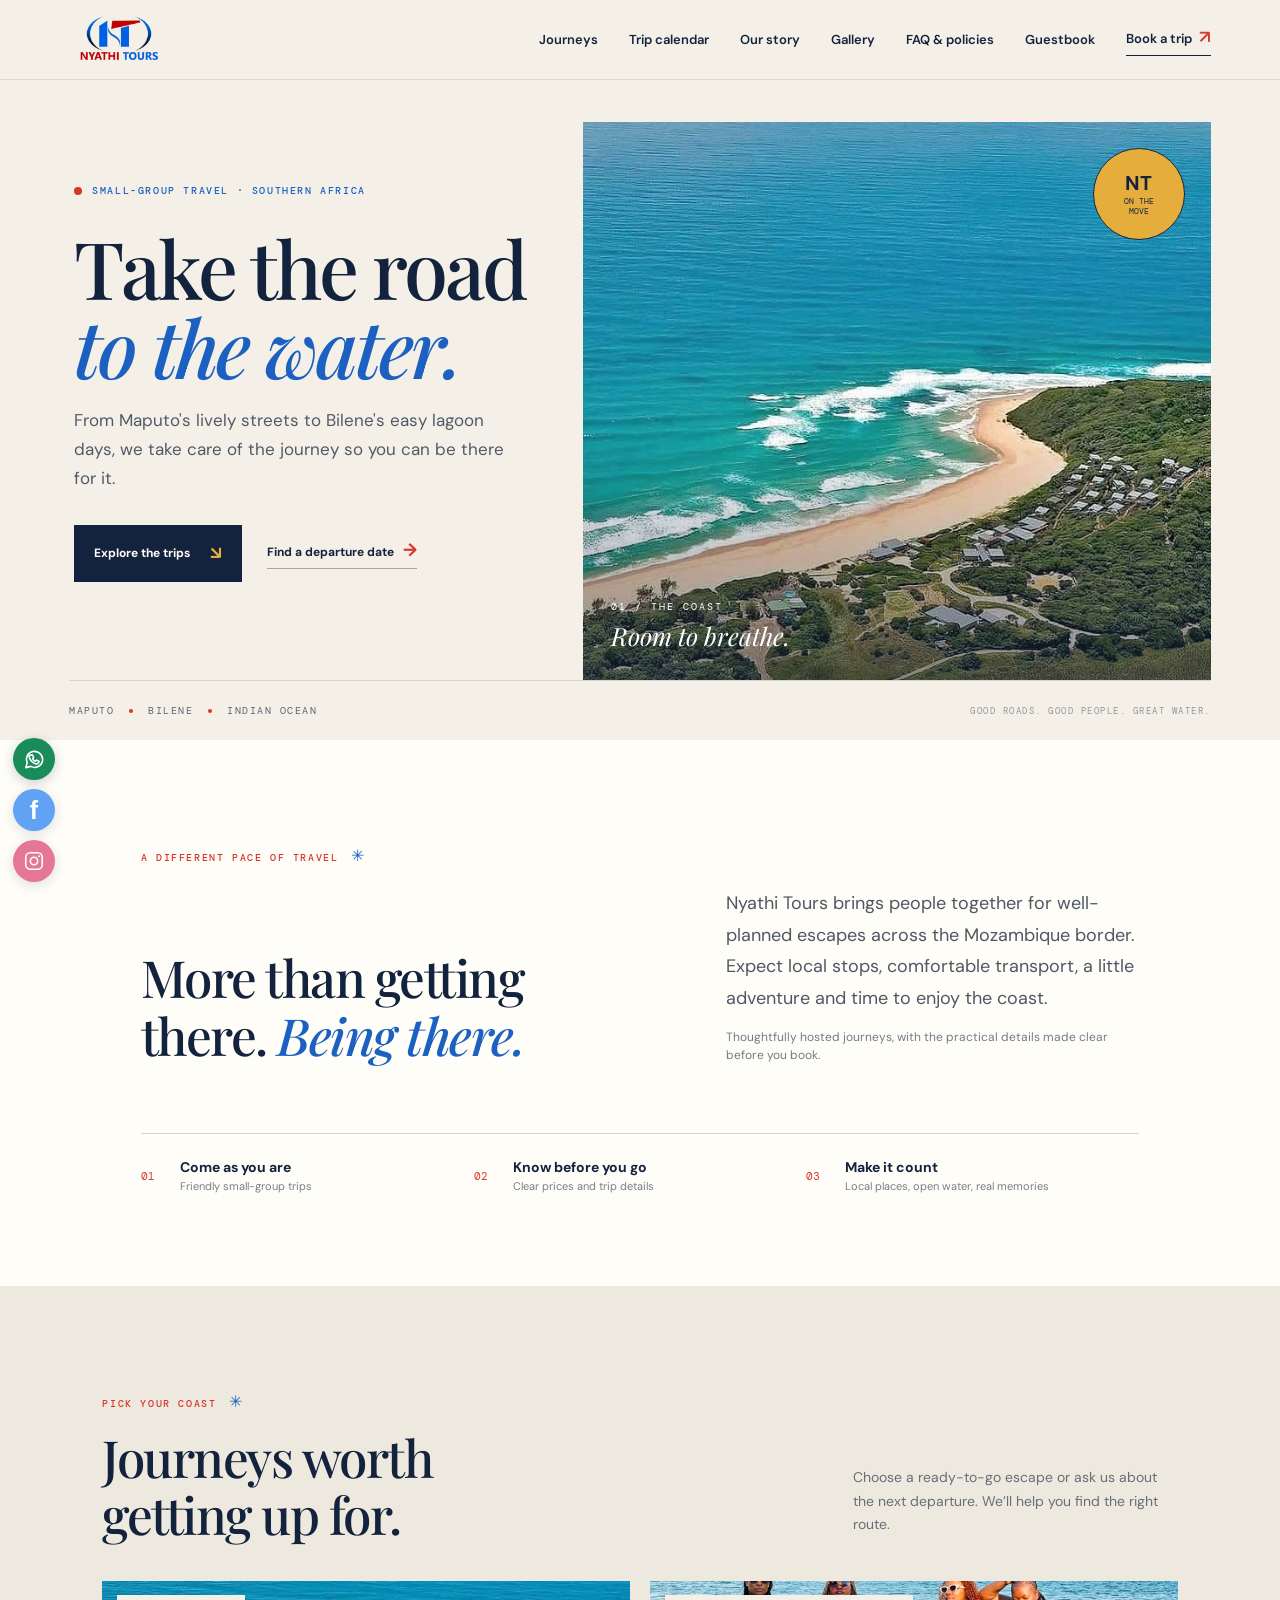
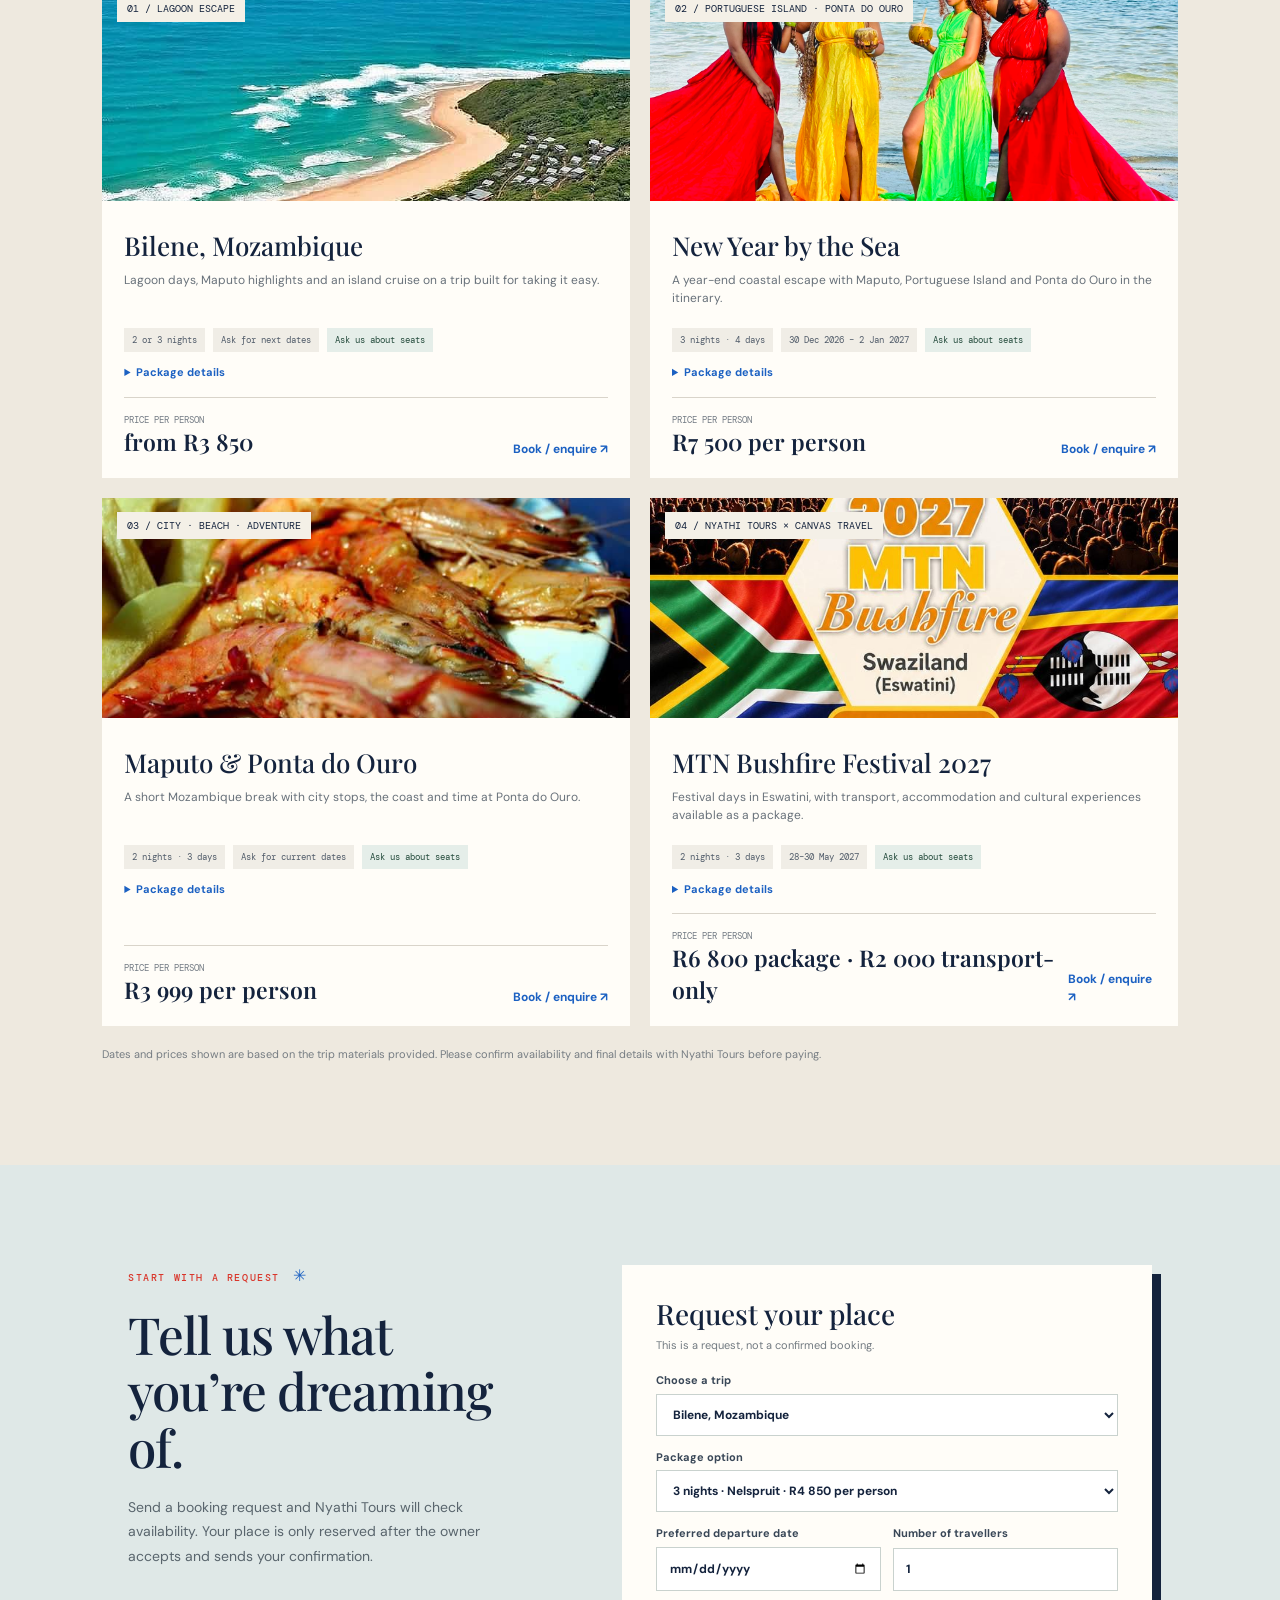
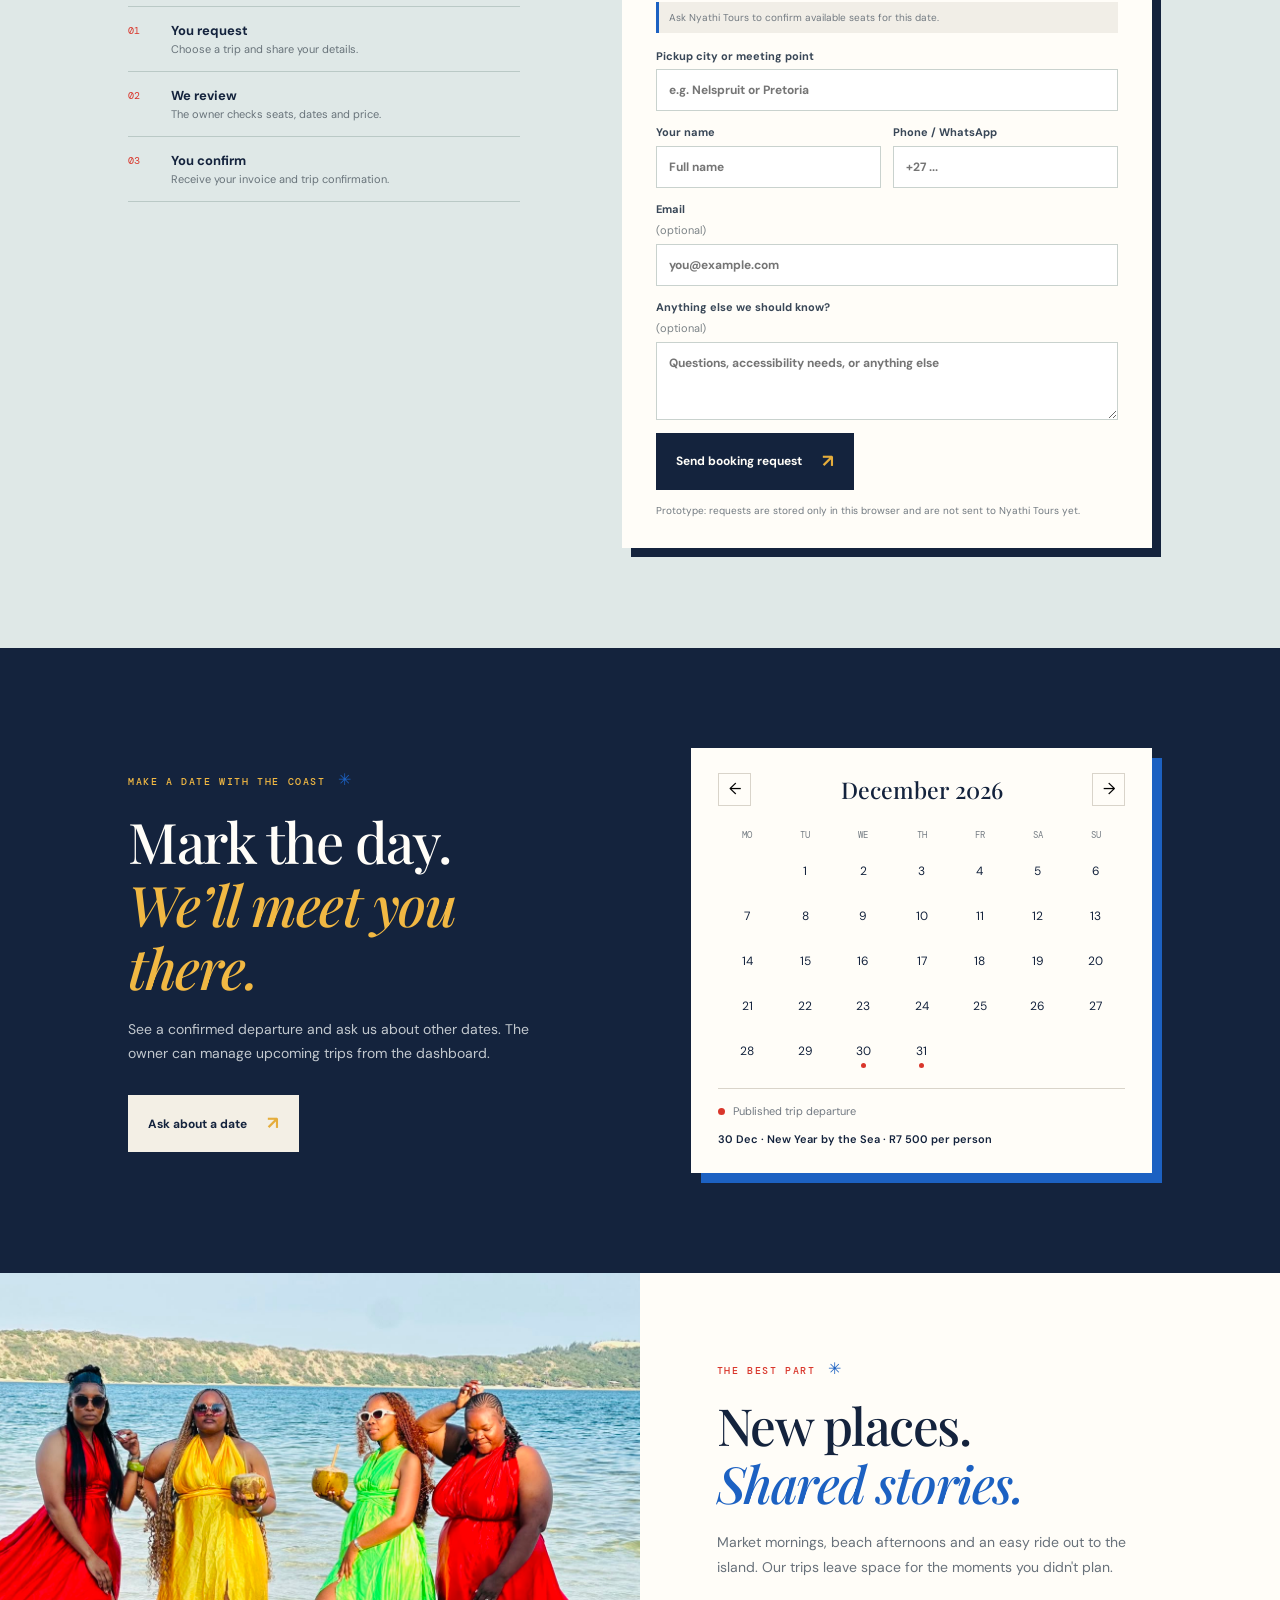
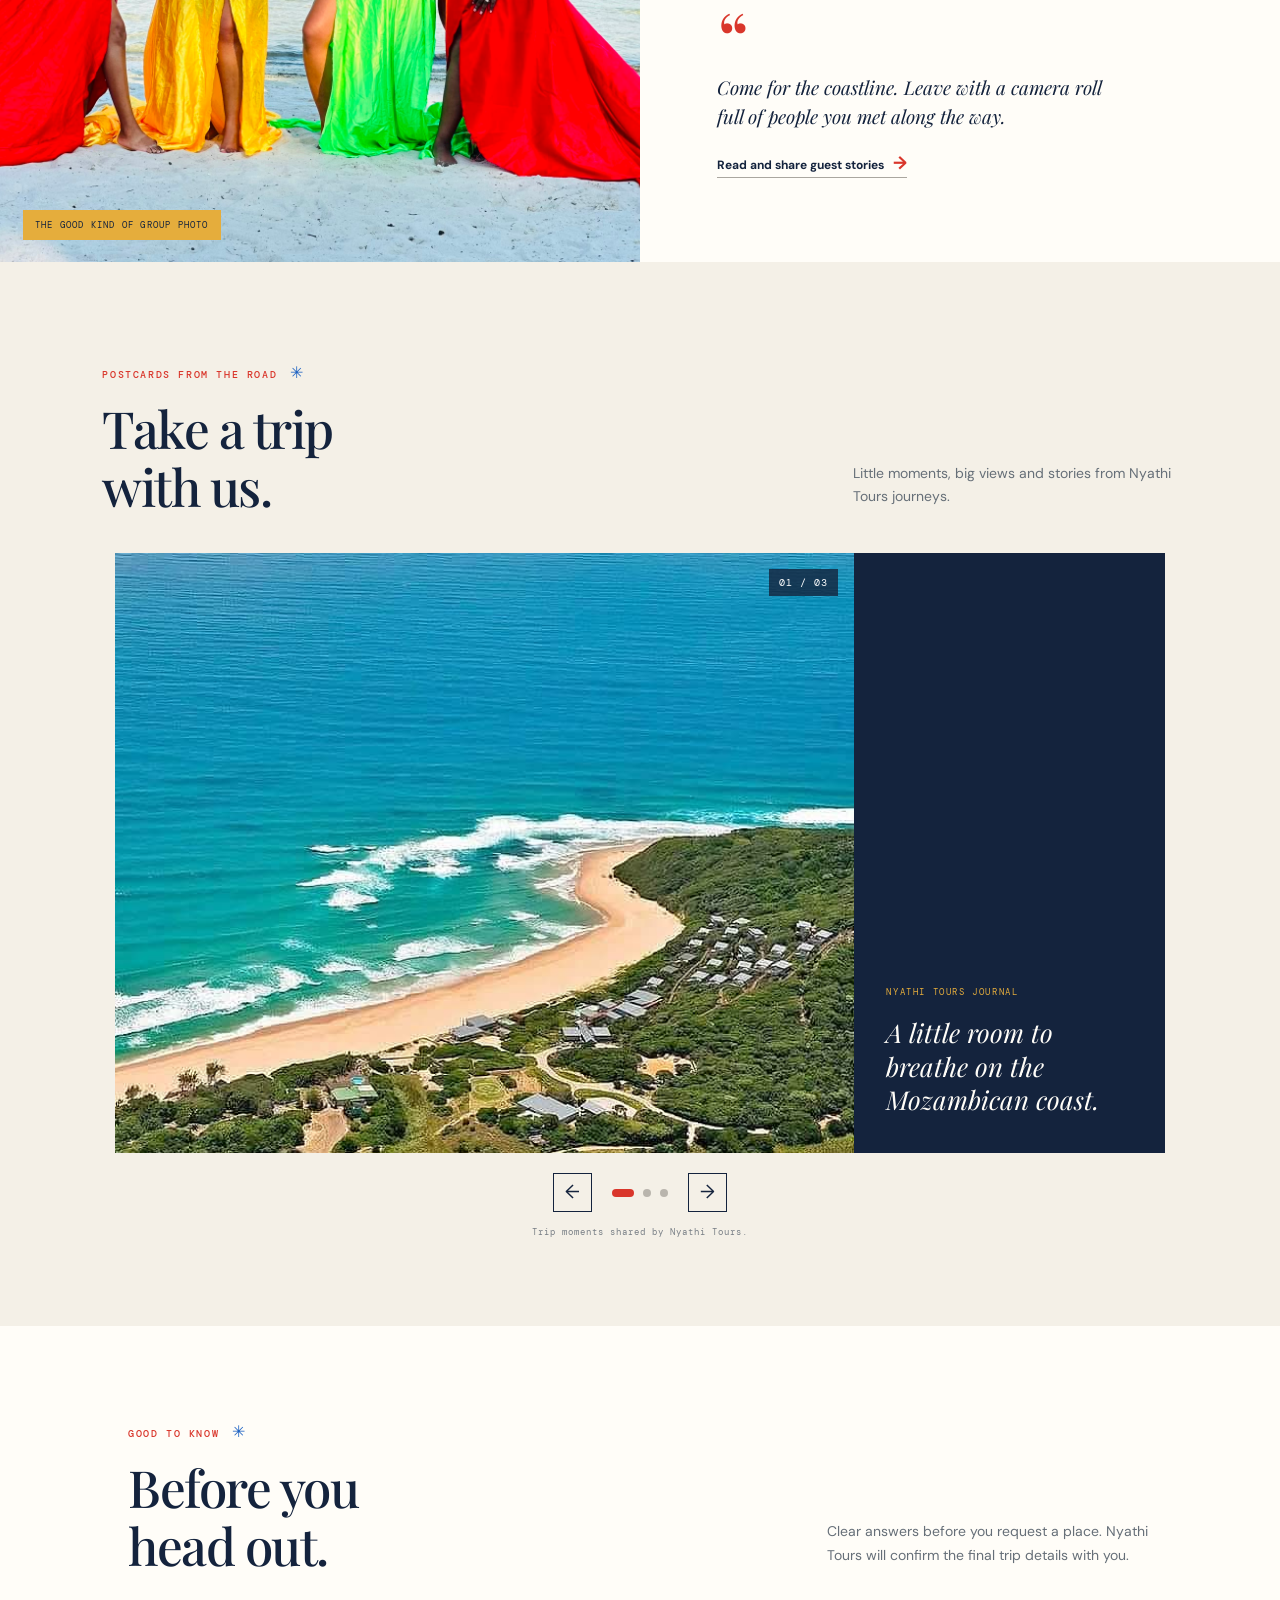
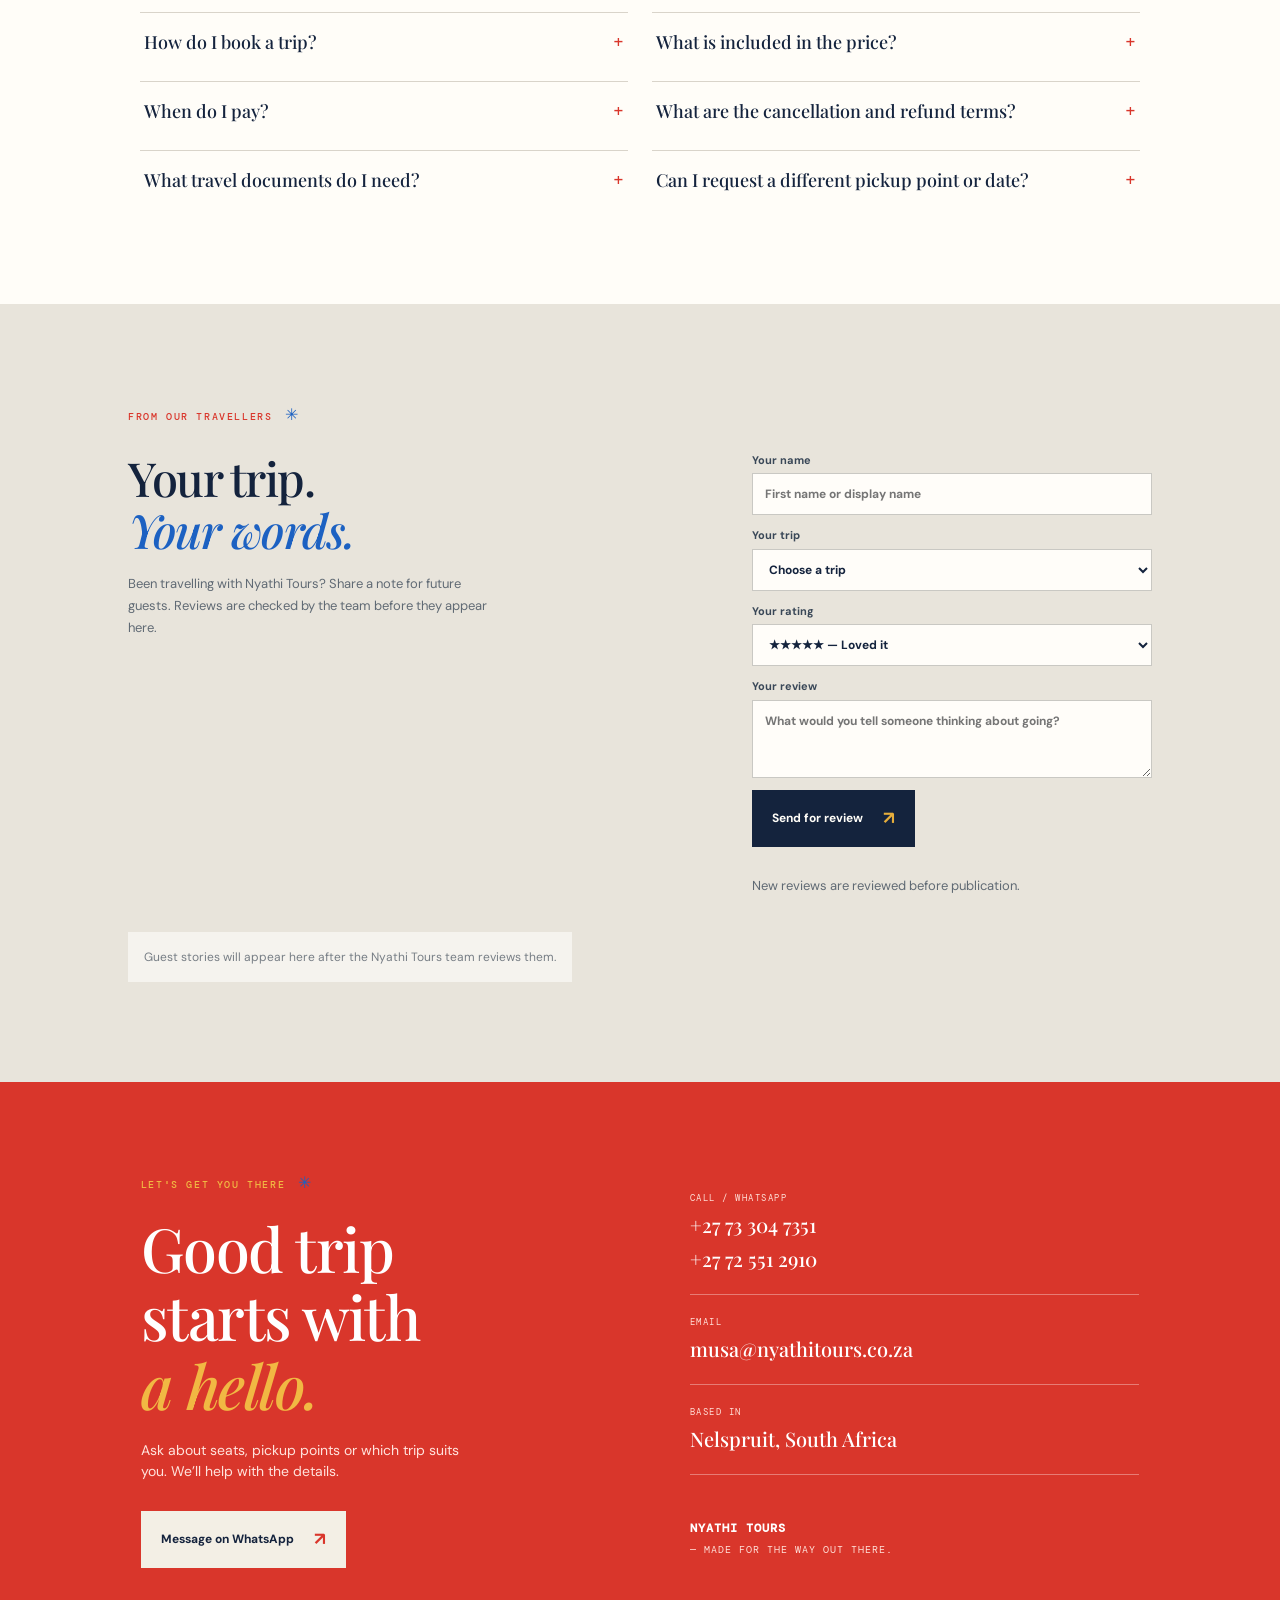
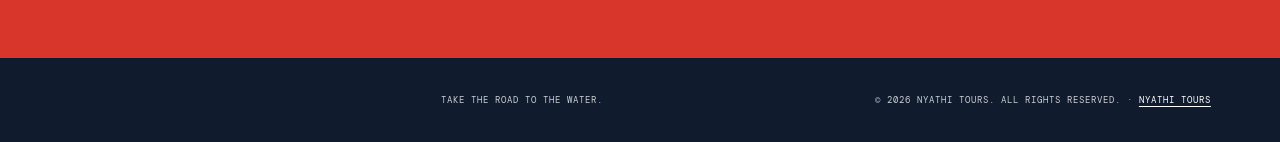
<file: index.html>
<!doctype html>
<html lang="en">
<head>
  <meta charset="utf-8" />
  <meta name="viewport" content="width=device-width, initial-scale=1" />
  <meta name="theme-color" content="#14233d" />
  <title>Nyathi Tours | Find your way to the water</title>
  <meta name="description" content="Small-group journeys from South Africa to Maputo, Bilene and the Mozambique coast with Nyathi Tours." />
  <link rel="stylesheet" href="styles.css" />
</head>
<body>
  <header class="site-header">
    <a class="brand" href="#home" aria-label="Nyathi Tours home"><img src="nyathi-logo.jpg" alt="Nyathi Tours logo"/><span>NYATHI <b>TOURS</b></span></a>
    <button class="menu-toggle" id="menuToggle" aria-label="Open menu">☰</button>
      <nav id="mainNav"><a href="#journeys">Journeys</a><a href="#calendar">Trip calendar</a><a href="#our-story">Our story</a><a href="#gallery">Gallery</a><a href="#faq">FAQ & policies</a><a href="#guestbook">Guestbook</a><a class="nav-contact" href="#booking">Book a trip <span>↗</span></a></nav>
  </header>
  <div id="promoBanner" class="promo-banner hidden"></div>

  <main id="publicSite">
    <section class="hero" id="home">
      <div class="hero-copy"><div class="eyebrow"><span class="eyebrow-dot"></span> SMALL-GROUP TRAVEL · SOUTHERN AFRICA</div><h1>Take the road<br/><em>to the water.</em></h1><p>From Maputo's lively streets to Bilene's easy lagoon days, we take care of the journey so you can be there for it.</p><div class="hero-actions"><a class="button button-ink" href="#journeys">Explore the trips <span>↘</span></a><a class="text-link" href="#calendar">Find a departure date <span>→</span></a></div></div>
      <div class="hero-visual"><img src="coast-aerial.jpg" alt="Aerial view of a green Mozambique coastline and turquoise ocean"/><div class="photo-note"><span>01 / THE COAST</span><b>Room to breathe.</b></div><div class="hero-orbit">NT<br/><small>ON THE<br/>MOVE</small></div></div>
      <div class="hero-bottom"><span>MAPUTO</span><i></i><span>BILENE</span><i></i><span>INDIAN OCEAN</span><span class="hero-bottom-right">GOOD ROADS. GOOD PEOPLE. GREAT WATER.</span></div>
    </section>

    <section class="intro-section" id="our-story"><div class="section-kicker">A DIFFERENT PACE OF TRAVEL <span>✳</span></div><div class="intro-grid"><h2>More than getting<br/>there. <em>Being there.</em></h2><div><p class="intro-text">Nyathi Tours brings people together for well-planned escapes across the Mozambique border. Expect local stops, comfortable transport, a little adventure and time to enjoy the coast.</p><p class="intro-note">Thoughtfully hosted journeys, with the practical details made clear before you book.</p></div></div><div class="values-row"><div><span>01</span><b>Come as you are</b><small>Friendly small-group trips</small></div><div><span>02</span><b>Know before you go</b><small>Clear prices and trip details</small></div><div><span>03</span><b>Make it count</b><small>Local places, open water, real memories</small></div></div></section>

    <section class="journeys-section" id="journeys"><div class="section-heading"><div><div class="section-kicker">PICK YOUR COAST <span>✳</span></div><h2>Journeys worth<br/>getting up for.</h2></div><p>Choose a ready-to-go escape or ask us about the next departure. We’ll help you find the right route.</p></div><div class="trip-grid" id="tripGrid"></div><p class="data-note">Dates and prices shown are based on the trip materials provided. Please confirm availability and final details with Nyathi Tours before paying.</p></section>

    <section class="booking-section" id="booking"><div class="booking-intro"><div class="section-kicker">START WITH A REQUEST <span>✳</span></div><h2>Tell us what<br/>you’re dreaming of.</h2><p>Send a booking request and Nyathi Tours will check availability. Your place is only reserved after the owner accepts and sends your confirmation.</p><div class="booking-steps"><div><span>01</span><b>You request</b><small>Choose a trip and share your details.</small></div><div><span>02</span><b>We review</b><small>The owner checks seats, dates and price.</small></div><div><span>03</span><b>You confirm</b><small>Receive your invoice and trip confirmation.</small></div></div></div><form id="clientBookingForm" class="client-booking-form"><h3>Request your place</h3><p class="booking-form-note">This is a request, not a confirmed booking.</p><label>Choose a trip<select name="trip" id="clientTrip" required></select></label><label>Package option<select name="package" id="clientPackage" required></select></label><div class="form-row"><label>Preferred departure date<input name="date" id="clientDate" type="date" required/></label><label>Number of travellers<input name="seats" type="number" min="1" max="20" value="1" required/></label></div><p class="form-note seat-availability" id="seatAvailability" aria-live="polite">Choose a trip date to check availability.</p><label>Pickup city or meeting point<input name="pickup" required placeholder="e.g. Nelspruit or Pretoria"/></label><div class="form-row"><label>Your name<input name="name" required maxlength="90" placeholder="Full name"/></label><label>Phone / WhatsApp<input name="phone" required type="tel" placeholder="+27 ..."/></label></div><label>Email <span class="optional-label">(optional)</span><input name="email" type="email" placeholder="you@example.com"/></label><label>Anything else we should know? <span class="optional-label">(optional)</span><textarea name="notes" rows="3" maxlength="500" placeholder="Questions, accessibility needs, or anything else"></textarea></label><button class="button button-ink" type="submit">Send booking request <span>↗</span></button><p class="form-note" id="bookingFeedback">Prototype: requests are stored only in this browser and are not sent to Nyathi Tours yet.</p></form></section>

    <section class="calendar-section" id="calendar"><div class="calendar-copy"><div class="section-kicker light">MAKE A DATE WITH THE COAST <span>✳</span></div><h2>Mark the day.<br/><em>We’ll meet you there.</em></h2><p>See a confirmed departure and ask us about other dates. The owner can manage upcoming trips from the dashboard.</p><a class="button button-paper" href="#contact">Ask about a date <span>↗</span></a></div><div class="calendar-card"><div class="calendar-top"><button id="prevMonth" aria-label="Previous month">←</button><div id="monthLabel"></div><button id="nextMonth" aria-label="Next month">→</button></div><div class="calendar-week"><span>MO</span><span>TU</span><span>WE</span><span>TH</span><span>FR</span><span>SA</span><span>SU</span></div><div class="calendar-days" id="calendarDays"></div><div class="calendar-legend"><span class="legend-dot"></span><span>Published trip departure</span><span class="calendar-event" id="calendarEvent">Select a marked date to see trip details.</span></div></div></section>

    <section class="experience-section"><div class="experience-photo"><img src="group-beach.jpg" alt="Guests enjoying the beach together"/><span>THE GOOD KIND OF GROUP PHOTO</span></div><div class="experience-copy"><div class="section-kicker">THE BEST PART <span>✳</span></div><h2>New places.<br/><em>Shared stories.</em></h2><p>Market mornings, beach afternoons and an easy ride out to the island. Our trips leave space for the moments you didn't plan.</p><div class="quote-mark">“</div><p class="quote-text">Come for the coastline. Leave with a camera roll full of people you met along the way.</p><a href="#guestbook" class="text-link">Read and share guest stories <span>→</span></a></div></section>

    <section class="gallery-section" id="gallery"><div class="section-heading"><div><div class="section-kicker">POSTCARDS FROM THE ROAD <span>✳</span></div><h2>Take a trip<br/>with us.</h2></div><p>Little moments, big views and stories from Nyathi Tours journeys.</p></div><div class="gallery-carousel" id="galleryCarousel" aria-roledescription="carousel"><div class="gallery-stage" id="galleryStage" aria-live="polite"></div><div class="gallery-controls"><button type="button" id="galleryPrev" aria-label="Previous gallery post">←</button><div class="gallery-dots" id="galleryDots"></div><button type="button" id="galleryNext" aria-label="Next gallery post">→</button></div></div><p class="gallery-note" id="galleryNote">Trip moments shared by Nyathi Tours.</p></section>

    <section class="faq-section" id="faq"><div class="section-heading"><div><div class="section-kicker">GOOD TO KNOW <span>✳</span></div><h2>Before you<br/>head out.</h2></div><p>Clear answers before you request a place. Nyathi Tours will confirm the final trip details with you.</p></div><div class="faq-grid"><details><summary>How do I book a trip?</summary><p>Send a booking request with your preferred departure and passenger details. Your request is not a confirmed reservation until Nyathi Tours checks availability and accepts it.</p></details><details><summary>What is included in the price?</summary><p>Inclusions vary by trip and package. Check the trip details, then ask Nyathi Tours to confirm the current inclusions, exclusions and final price before you accept.</p></details><details><summary>When do I pay?</summary><p>After accepting your request, Nyathi Tours will send an invoice and confirm payment instructions. Online payments are planned for a later phase. Do not send payment until you have confirmed the details directly with Nyathi Tours.</p></details><details><summary>What are the cancellation and refund terms?</summary><p>Cancellation and refund terms depend on the trip and supplier. Ask Nyathi Tours for the written terms before accepting the invoice; the confirmed terms should be attached to your booking confirmation.</p></details><details><summary>What travel documents do I need?</summary><p>Requirements can depend on your citizenship, destination and travel date. Confirm current entry and border requirements with the relevant official authorities before departure.</p></details><details><summary>Can I request a different pickup point or date?</summary><p>Yes. Include your preferred date and pickup point in the request notes. The owner will confirm whether that route and date are available.</p></details></div></section>
    <section class="guestbook-section" id="guestbook"><div class="section-kicker">FROM OUR TRAVELLERS <span>✳</span></div><div class="guestbook-inner"><div><h2>Your trip.<br/><em>Your words.</em></h2><p>Been travelling with Nyathi Tours? Share a note for future guests. Reviews are checked by the team before they appear here.</p></div><form id="reviewForm" class="review-form"><label>Your name<input name="name" required maxlength="60" placeholder="First name or display name"/></label><label>Your trip<select name="trip" required><option value="">Choose a trip</option></select></label><label>Your rating<select name="rating" required><option value="5">★★★★★ — Loved it</option><option value="4">★★★★☆ — Great trip</option><option value="3">★★★☆☆ — Good trip</option></select></label><label>Your review<textarea name="body" required maxlength="500" rows="3" placeholder="What would you tell someone thinking about going?"></textarea></label><button class="button button-ink" type="submit">Send for review <span>↗</span></button><p class="form-note" id="reviewFeedback">New reviews are reviewed before publication.</p></form></div><div class="approved-reviews" id="approvedReviews"></div></section>

    <section class="contact-section" id="contact"><div class="contact-left"><div class="section-kicker light">LET'S GET YOU THERE <span>✳</span></div><h2>Good trip<br/>starts with<br/><em>a hello.</em></h2><p>Ask about seats, pickup points or which trip suits you. We’ll help with the details.</p><a class="button button-paper" id="whatsappLink" href="https://wa.me/27733047351?text=Hi%20Nyathi%20Tours%2C%20I%27d%20like%20to%20ask%20about%20your%20trips." target="_blank" rel="noreferrer">Message on WhatsApp <span>↗</span></a></div><div class="contact-right"><div class="contact-info"><small>CALL / WHATSAPP</small><a href="tel:+27733047351">+27 73 304 7351</a><a href="tel:+27725512910">+27 72 551 2910</a></div><div class="contact-info"><small>EMAIL</small><a href="mailto:musa@nyathitours.co.za">musa@nyathitours.co.za</a></div><div class="contact-info"><small>BASED IN</small><p>Nelspruit, South Africa</p></div><div class="contact-signoff">NYATHI TOURS <span>— MADE FOR THE WAY OUT THERE.</span></div></div></section>
  </main>

  <section class="owner-login hidden" id="ownerLogin" aria-label="Owner sign in">
    <a class="owner-login-brand" href="#home" id="loginBrandHome"><img src="nyathi-logo.jpg" alt="Nyathi Tours"/></a>
    <div class="owner-login-card"><span class="owner-label">NYATHI TOURS · OWNER AREA</span><h1>Welcome back.</h1><p>Sign in to manage trips, bookings, invoices and guest reviews.</p>
      <form id="ownerLoginForm" class="owner-form"><label class="wide">Your access<select name="role" required><option value="">Choose your account</option><option value="owner">Mr Nyathi · Owner</option><option value="cto">Website administrator · CTO</option></select></label><label class="wide">Email address<input name="email" type="email" autocomplete="username" required placeholder="name@example.com"/></label><label class="wide">Password<input name="password" type="password" autocomplete="current-password" required placeholder="Enter your password"/></label><button class="button button-ink wide" type="submit">Sign in <span>↗</span></button><p class="login-feedback wide" id="loginFeedback" aria-live="polite"></p></form>
      <div class="demo-review-entry hidden" id="demoReviewEntry"><p><b>Client presentation mode</b><br/>This is a sample dashboard. Changes stay in this browser and are not sent to Nyathi Tours.</p><button class="mini-button" id="demoOwnerEnter" type="button">Open demo owner dashboard ↗</button></div>
      <p class="login-note"><b>Prototype sign-in:</b> this screen is a visual preview and does not verify identities. Secure two-person access will be connected to the live backend before launch.</p><button class="mini-button" id="loginBack">Back to website</button>
    </div>
  </section>
  <section class="owner-shell hidden" id="ownerShell" aria-label="Owner dashboard preview">
    <aside class="owner-sidebar"><a class="owner-brand" id="ownerBrandHome" href="#home"><img src="nyathi-logo.jpg" alt="Nyathi Tours logo"/></a><div class="owner-side-caption">OWNER WORKSPACE</div><nav class="owner-tabs"><button class="active" data-panel="overview">Overview</button><button data-panel="trips">Trips & calendar</button><button data-panel="gallery">Gallery & socials</button><button data-panel="bookings">Bookings & confirmations</button><button data-panel="invoices">Invoices</button><button data-panel="reviews">Reviews</button></nav><div class="owner-sidebar-foot"><span>NYATHI TOURS</span><small>Make every trip count.</small></div></aside>
    <div class="owner-workspace"><div class="owner-header"><div><span class="owner-label">NYATHI TOURS · OWNER AREA</span><h1>Welcome to your trip desk, Mr Nyathi <span>✳</span></h1><p>Your trip desk is ready for the day.</p></div><div class="owner-actions"><span class="demo-chip">LOCAL PROTOTYPE · SAMPLE DATA ONLY</span><button class="mini-button" id="ownerLogout">Sign out</button><button class="button button-paper" id="ownerClose">Back to website</button></div></div>
      <div class="demo-warning"><b>Preview mode:</b> Changes are saved only in this browser. This is not a secure login or live database—don’t enter real client information yet.</div>
      <div class="owner-panel" id="ownerPanel"></div>
    </div>
  </section>

  <footer class="site-footer"><a class="brand footer-brand" href="#home"><img src="nyathi-logo.jpg" alt=""/><span>NYATHI <b>TOURS</b></span></a><span>TAKE THE ROAD TO THE WATER.</span><span>© <span id="year"></span> NYATHI TOURS. ALL RIGHTS RESERVED. · <a class="footer-owner-link" id="ownerOpen" href="#owner-login">NYATHI TOURS</a></span></footer>
  <aside class="social-dock" id="socialDock" aria-label="Follow Nyathi Tours"></aside>
  <script src="app.js"></script>
</body>
</html>
</file>
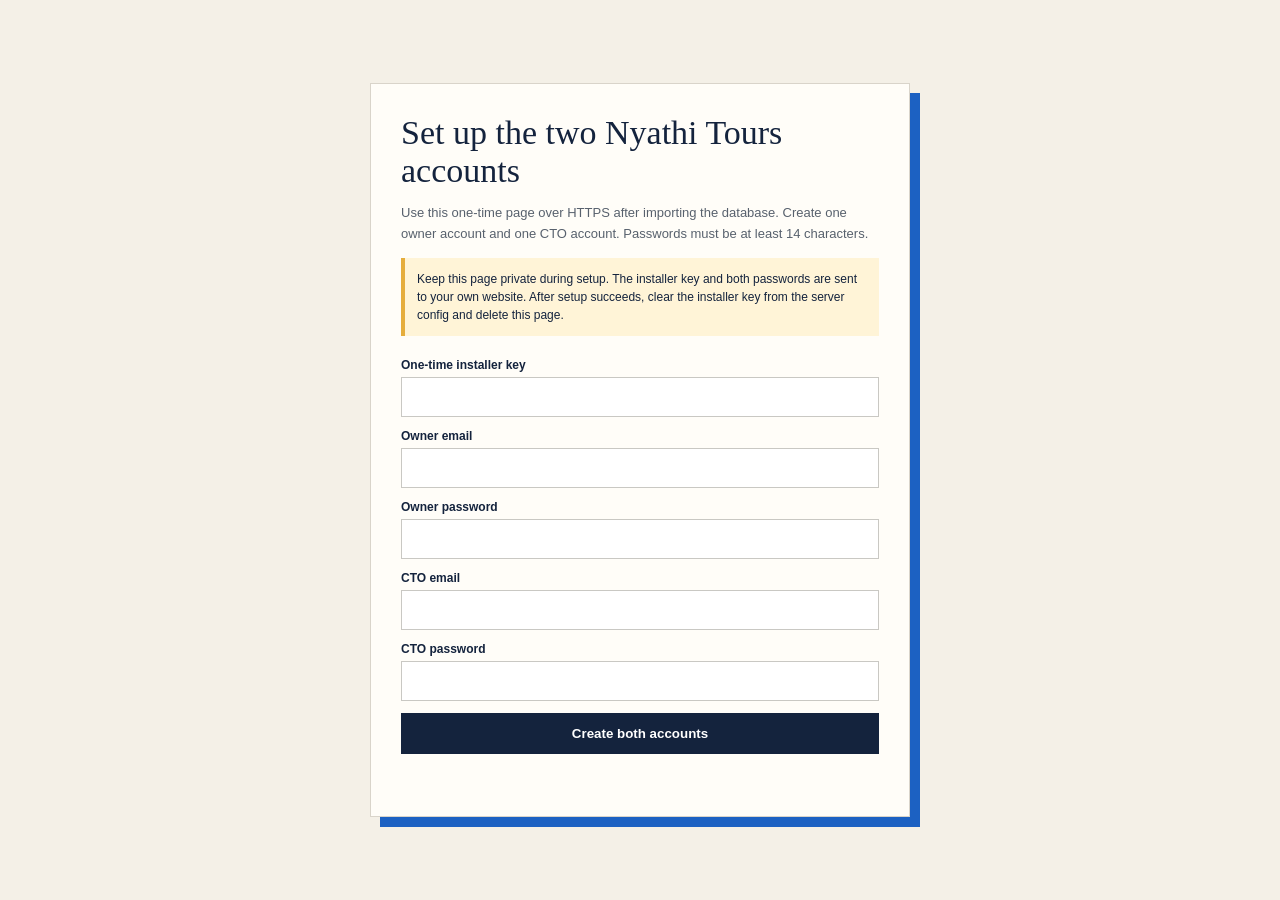
<file: setup-accounts.html>
<!doctype html>
<html lang="en">
<head>
  <meta charset="utf-8"/>
  <meta name="viewport" content="width=device-width,initial-scale=1"/>
  <meta name="robots" content="noindex,nofollow"/>
  <title>First-time account setup · Nyathi Tours</title>
  <style>
    :root{font-family:Arial,sans-serif;color:#14233d;background:#f4f0e7}*{box-sizing:border-box}body{margin:0;min-height:100vh;display:grid;place-items:center;padding:20px}.card{width:min(100%,540px);background:#fffdf8;border:1px solid #d9d4ca;padding:30px;box-shadow:10px 10px #1c61c2}h1{font:500 34px Georgia,serif;margin:0 0 10px}.note{font-size:13px;line-height:1.6;color:#58616d}.form{display:grid;gap:12px;margin-top:22px}label{font-size:12px;font-weight:700;display:grid;gap:5px}input{border:1px solid #c9c8c3;background:white;padding:11px;font:14px Arial,sans-serif;color:#14233d}button{padding:13px;background:#14233d;color:white;border:0;font-weight:bold;cursor:pointer}.feedback{min-height:20px;font-size:13px;color:#b52d25}.warning{background:#fff4d7;border-left:4px solid #e5ad3c;padding:12px;font-size:12px;line-height:1.5}
  </style>
</head>
<body>
  <main class="card"><h1>Set up the two Nyathi Tours accounts</h1><p class="note">Use this one-time page over HTTPS after importing the database. Create one owner account and one CTO account. Passwords must be at least 14 characters.</p><p class="warning">Keep this page private during setup. The installer key and both passwords are sent to your own website. After setup succeeds, clear the installer key from the server config and delete this page.</p>
    <form class="form" id="setupForm"><label>One-time installer key<input name="installer_key" type="password" autocomplete="off" required minlength="40"/></label><label>Owner email<input name="owner_email" type="email" required/></label><label>Owner password<input name="owner_password" type="password" autocomplete="new-password" required minlength="14"/></label><label>CTO email<input name="cto_email" type="email" required/></label><label>CTO password<input name="cto_password" type="password" autocomplete="new-password" required minlength="14"/></label><button type="submit">Create both accounts</button><div class="feedback" id="feedback" role="status" aria-live="polite"></div></form>
  </main>
  <script>
    const form=document.querySelector('#setupForm'),feedback=document.querySelector('#feedback');
    form.addEventListener('submit',async event=>{event.preventDefault();feedback.textContent='Creating the two accounts…';const data=Object.fromEntries(new FormData(form));try{const response=await fetch('nyathi-api.php?action=initialize',{method:'POST',headers:{'Content-Type':'application/json'},body:JSON.stringify(data)});const result=await response.json();if(!response.ok||!result.ok)throw new Error(result.error||'Setup did not complete.');feedback.textContent=result.message;form.reset()}catch(error){feedback.textContent=error.message||'Could not reach the setup service.'}});
  </script>
</body>
</html>
</file>
<file: styles.css>
@import url('https://fonts.googleapis.com/css2?family=DM+Mono:wght@400;500&family=DM+Sans:wght@400;500;600;700&family=Playfair+Display:ital,wght@0,500;0,600;1,500;1,600&display=swap');
:root{--ink:#14233d;--blue:#1c61c2;--red:#d9362b;--paper:#f4f0e7;--white:#fffdf8;--muted:#737b84;--line:#d9d4ca;--gold:#e5ad3c;--sea:#2b8e98;--green:#335f52;--sans:'DM Sans',Arial,sans-serif;--serif:'Playfair Display',Georgia,serif;--mono:'DM Mono',monospace}*{box-sizing:border-box}html{scroll-behavior:smooth}body{margin:0;background:var(--paper);color:var(--ink);font-family:var(--sans);line-height:1.5}a{color:inherit;text-decoration:none}button,input,select,textarea{font:inherit}.hidden{display:none!important}.site-header{height:80px;padding:0 5.4%;display:flex;align-items:center;justify-content:space-between;background:var(--paper);border-bottom:1px solid rgba(20,35,61,.12);position:sticky;top:0;z-index:10}.brand{display:flex;align-items:center;gap:11px;font-size:16px;font-weight:700;letter-spacing:1.2px}.brand img{width:48px;height:48px;object-fit:contain;border-radius:50%;mix-blend-mode:multiply}.brand b{color:var(--blue)}nav{display:flex;align-items:center;gap:31px;font-size:13px;font-weight:600}.site-header nav a:hover,.owner-link:hover{color:var(--red)}.nav-contact{border-bottom:1px solid var(--ink);padding-bottom:4px}.nav-contact span{color:var(--red);font-size:18px;margin-left:4px}.owner-link{background:none;border:0;color:#727985;font-size:11px;cursor:pointer;padding:0}.menu-toggle{display:none;background:none;border:0;font-size:24px}.hero{padding:42px 5.4% 0;display:grid;grid-template-columns: .9fr 1.1fr;grid-template-rows:minmax(500px,62vh) 60px;background:var(--paper)}.hero-copy{position:relative;padding:62px 15px 25px 5px}.eyebrow,.section-kicker,.owner-label{font:500 10px var(--mono);letter-spacing:1.6px}.eyebrow{display:flex;align-items:center;gap:10px;color:var(--blue)}.eyebrow-dot{height:8px;width:8px;border-radius:50%;background:var(--red)}h1,h2,p{margin-top:0}.hero h1{font:500 clamp(52px,6.2vw,82px)/.99 var(--serif);letter-spacing:-3px;margin:31px 0 21px}.hero h1 em,.intro-grid h2 em,.experience-copy h2 em,.guestbook-inner h2 em,.contact-left h2 em{color:var(--blue);font-weight:500}.hero-copy>p{max-width:440px;font-size:17px;color:#515a68;line-height:1.7}.hero-actions{display:flex;align-items:center;gap:25px;margin-top:32px}.button{display:inline-flex;align-items:center;justify-content:center;gap:20px;padding:15px 20px;border:0;font-size:12px;font-weight:700;cursor:pointer;transition:transform .2s,background .2s}.button:hover{transform:translateY(-2px)}.button-ink{background:var(--ink);color:#fffdf8}.button-ink:hover{background:var(--blue)}.button span{font-size:18px;color:var(--gold)}.text-link{font-size:12px;font-weight:700;border-bottom:1px solid #aaa69f;padding-bottom:4px}.text-link span{color:var(--red);font-size:18px;margin-left:6px}.hero-stamp{position:absolute;left:8px;bottom:23px;display:flex;align-items:center;gap:12px}.hero-stamp strong{height:65px;width:65px;border-radius:50%;background:var(--red);display:grid;place-content:center;text-align:center;font:500 10px var(--mono);color:white;transform:rotate(-14deg)}.hero-stamp span{font-size:11px;line-height:1.45;color:#68707a}.hero-visual{position:relative;min-height:500px;background:#b5d4ce;overflow:hidden}.hero-visual>img{height:100%;width:100%;object-fit:cover;display:block;filter:saturate(.86)}.hero-visual:after{content:'';position:absolute;inset:0;background:linear-gradient(0deg,rgba(20,35,61,.5),transparent 43%)}.photo-note{position:absolute;z-index:1;bottom:28px;left:28px;color:#fff;display:flex;flex-direction:column}.photo-note span{font:10px var(--mono);letter-spacing:2px}.photo-note b{font:italic 25px var(--serif);margin-top:6px}.hero-orbit{position:absolute;z-index:2;top:26px;right:26px;width:92px;height:92px;border-radius:50%;background:var(--gold);border:1px solid var(--ink);display:grid;align-content:center;justify-items:center;color:var(--ink);font-weight:700;font-size:20px;line-height:1}.hero-orbit small{font:8px var(--mono);text-align:center;margin-top:3px}.hero-bottom{grid-column:1/3;display:flex;align-items:center;gap:15px;border-top:1px solid var(--line);font:10px var(--mono);letter-spacing:1.5px;color:#5a6572}.hero-bottom i{height:4px;width:4px;border-radius:50%;background:var(--red)}.hero-bottom-right{margin-left:auto;color:#92969a;font-size:9px}.intro-section{padding:105px 11% 91px;background:var(--white)}.section-kicker{color:var(--red);font-size:10px}.section-kicker span{color:var(--blue);font-size:16px;margin-left:5px}.intro-grid{display:grid;grid-template-columns:1.1fr .9fr;gap:8%;align-items:end;margin-top:22px}.intro-grid h2,.section-heading h2,.calendar-copy h2,.experience-copy h2,.guestbook-inner h2,.contact-left h2{font:500 clamp(36px,4vw,54px)/1.12 var(--serif);letter-spacing:-1.5px;margin:0}.intro-text{font-size:18px;line-height:1.75;color:#4e5865;margin:0 0 14px}.intro-note{font-size:12px;color:#737b84;margin:0}.values-row{margin-top:69px;border-top:1px solid var(--line);display:grid;grid-template-columns:repeat(3,1fr)}.values-row>div{padding:23px 15px 0 0;display:grid;grid-template-columns:39px 1fr;align-items:center}.values-row span{font:11px var(--mono);color:var(--red);grid-row:span 2}.values-row b{font-size:14px}.values-row small{font-size:11px;color:#777e85}.journeys-section{padding:105px 8% 102px;background:#eee9df}.section-heading{display:flex;justify-content:space-between;align-items:end;margin-bottom:38px}.section-heading h2{margin-top:17px}.section-heading>p{max-width:325px;color:#666f78;font-size:14px;margin:0 0 6px;line-height:1.7}.trip-grid{display:grid;grid-template-columns:repeat(3,1fr);gap:20px}.trip-card{background:var(--white);position:relative;min-width:0;display:flex;flex-direction:column}.trip-image{height:220px;position:relative;overflow:hidden;background:#d5d9ce}.trip-image img{height:100%;width:100%;object-fit:cover;display:block;transition:transform .4s}.trip-card:hover .trip-image img{transform:scale(1.04)}.trip-number{position:absolute;top:14px;left:15px;padding:7px 10px;background:var(--paper);font:10px var(--mono)}.trip-card-content{padding:22px 22px 20px;display:flex;flex:1;flex-direction:column}.trip-card h3{font:500 26px/1.12 var(--serif);margin:8px 0 11px}.trip-card .trip-summary{font-size:12px;color:#68717a;min-height:40px;margin:0}.trip-meta{display:flex;gap:8px;flex-wrap:wrap;margin:17px 0}.trip-meta span{background:#f0ede6;padding:6px 8px;font:9px var(--mono);color:#515c6a}.trip-price{margin-top:auto;border-top:1px solid var(--line);padding-top:16px;display:flex;align-items:end;justify-content:space-between}.trip-price small{font:9px var(--mono);display:block;color:#737b84}.trip-price strong{font:600 23px var(--serif)}.trip-price a{font-size:12px;font-weight:700;color:var(--blue)}.data-note{margin:20px 0 0;color:#767d83;font-size:11px}.calendar-section{background:var(--ink);padding:100px 10%;display:grid;grid-template-columns:1fr 1fr;align-items:center;gap:10%;color:var(--white)}.section-kicker.light{color:#f1b843}.calendar-copy h2{margin:20px 0;font-size:clamp(37px,4.4vw,56px)}.calendar-copy h2 em,.contact-left h2 em{color:#f1b843}.calendar-copy>p{max-width:410px;color:#c2c8ce;font-size:14px;line-height:1.7}.button-paper{background:#f3efe5;color:var(--ink);margin-top:15px}.button-paper:hover{background:var(--gold)}.calendar-card{background:var(--white);color:var(--ink);padding:25px 27px 24px;box-shadow:10px 10px 0 var(--blue)}.calendar-top{display:flex;align-items:center;justify-content:space-between;margin-bottom:23px}.calendar-top button{border:1px solid var(--line);background:transparent;width:33px;height:33px;cursor:pointer}.calendar-top button:hover{background:var(--ink);color:white}.calendar-top div{font:500 23px var(--serif)}.calendar-week,.calendar-days{display:grid;grid-template-columns:repeat(7,1fr);text-align:center}.calendar-week{font:9px var(--mono);color:#777e85;padding:0 0 12px}.calendar-days{row-gap:8px}.calendar-days button,.calendar-days span{height:37px;display:grid;place-items:center;border:0;background:none;color:var(--ink);font-size:12px}.calendar-days button{cursor:pointer;position:relative}.calendar-days button:hover{background:#e9edf4}.calendar-days button.has-event:after{content:'';position:absolute;bottom:2px;width:5px;height:5px;border-radius:50%;background:var(--red)}.calendar-days button.selected{background:var(--blue);color:white}.calendar-days button.selected:after{background:var(--gold)}.calendar-legend{margin-top:18px;padding-top:14px;border-top:1px solid var(--line);font-size:11px;color:#727982;display:flex;align-items:center;gap:8px;flex-wrap:wrap}.legend-dot{width:7px;height:7px;border-radius:50%;background:var(--red)}.calendar-event{flex-basis:100%;margin-top:4px;color:var(--ink);font-weight:600;min-height:18px}.experience-section{background:var(--white);display:grid;grid-template-columns:1fr 1fr;min-height:580px}.experience-photo{position:relative;min-height:500px;overflow:hidden}.experience-photo img{width:100%;height:100%;object-fit:cover;display:block}.experience-photo>span{position:absolute;left:23px;bottom:22px;background:var(--gold);padding:9px 12px;font:9px var(--mono);letter-spacing:1.2px}.experience-copy{padding:85px 12%;align-self:center}.experience-copy h2{margin:18px 0}.experience-copy>p{font-size:14px;color:#68717a;line-height:1.75;max-width:410px}.quote-mark{font:78px var(--serif);line-height:.8;color:var(--red);margin-top:28px}.experience-copy .quote-text{font:italic 19px/1.5 var(--serif);color:var(--ink);margin:4px 0 20px}.guestbook-section{padding:100px 10%;background:#e8e4db}.guestbook-section>.section-kicker{margin-bottom:27px}.guestbook-inner{display:grid;grid-template-columns:1fr .8fr;gap:12%;align-items:start}.guestbook-inner h2{font-size:47px}.guestbook-inner p{font-size:13px;color:#606a74;line-height:1.7;max-width:360px;margin-top:16px}.review-form{display:grid;gap:12px}.review-form label,.owner-form label{display:grid;gap:5px;font-size:11px;font-weight:700;color:#394757}.review-form input,.review-form select,.review-form textarea,.owner-form input,.owner-form select,.owner-form textarea{width:100%;border:1px solid #c9c8c3;background:#fffdf9;padding:11px 12px;color:var(--ink);font-size:12px;outline:none}.review-form input:focus,.review-form select:focus,.review-form textarea:focus,.owner-form input:focus,.owner-form select:focus,.owner-form textarea:focus{border-color:var(--blue)}.review-form textarea,.owner-form textarea{resize:vertical}.review-form .button{justify-self:start}.form-note{font-size:10px;color:#737b84;margin:0}.approved-reviews{display:flex;gap:14px;overflow:auto;margin-top:35px}.review-card{min-width:220px;background:var(--white);padding:17px}.review-card .stars{color:var(--red);letter-spacing:2px}.review-card p{font:italic 15px/1.5 var(--serif);margin:8px 0}.review-card small{font:10px var(--mono);color:#737b84}.contact-section{background:var(--red);color:white;display:grid;grid-template-columns:1fr 1fr;padding:90px 11%;gap:10%}.contact-left h2{font-size:61px;margin:21px 0}.contact-left>p{color:#ffe3dd;font-size:14px;max-width:320px}.contact-left .button span{color:var(--red)}.contact-right{padding-top:20px}.contact-info{display:grid;gap:7px;padding:0 0 22px;margin-bottom:21px;border-bottom:1px solid rgba(255,255,255,.35)}.contact-info small{font:9px var(--mono);letter-spacing:1.5px;color:#ffe0d8}.contact-info a,.contact-info p{font:500 20px var(--serif);margin:0}.contact-signoff{font:700 12px var(--mono);letter-spacing:1px;margin-top:45px}.contact-signoff span{display:block;font:10px var(--mono);color:#ffe0d8;margin-top:7px}.site-footer{min-height:84px;background:#101b2e;color:#cbd0d4;padding:17px 5.4%;display:flex;align-items:center;justify-content:space-between;font:9px var(--mono);letter-spacing:1px}.footer-brand{color:white}.footer-brand img{width:40px;height:40px}.footer-brand b{color:#729fe1}.owner-shell{min-height:100vh;background:#f2f1ed;padding:40px 6% 70px}.owner-header{display:flex;justify-content:space-between;align-items:center}.owner-label{color:var(--blue)}.owner-header h1{font:500 43px var(--serif);margin:6px 0}.owner-header h1 span{color:var(--red)}.owner-header p{font-size:13px;color:#69727b;margin:0}.owner-actions{display:flex;align-items:center;gap:15px}.owner-actions .button{margin:0}.demo-chip{font:9px var(--mono);color:#846225;background:#f5e4b9;padding:8px 10px}.demo-warning{margin:24px 0;background:#fff4d7;border-left:4px solid var(--gold);padding:13px 16px;font-size:12px;color:#5b5138}.owner-tabs{display:flex;gap:5px;border-bottom:1px solid var(--line);margin:27px 0 23px;overflow:auto}.owner-tabs button{white-space:nowrap;background:none;border:0;border-bottom:2px solid transparent;padding:12px 15px;color:#68717a;font-size:12px;cursor:pointer}.owner-tabs button.active{border-color:var(--blue);color:var(--ink);font-weight:700}.owner-panel{min-height:400px}.dashboard-grid{display:grid;grid-template-columns:repeat(4,1fr);gap:14px;margin-bottom:24px}.stat-card,.owner-card{background:var(--white);border:1px solid #e2e0d9;padding:20px}.stat-card small{font:9px var(--mono);color:#767d83}.stat-card strong{display:block;font:500 29px var(--serif);margin-top:12px}.owner-columns{display:grid;grid-template-columns:1.1fr .9fr;gap:16px}.owner-card h2{font:500 24px var(--serif);margin:0 0 16px}.owner-card>p{font-size:12px;color:#69727b}.owner-list{list-style:none;padding:0;margin:0}.owner-list li{display:flex;justify-content:space-between;gap:15px;padding:11px 0;border-bottom:1px solid #e6e3db;font-size:12px}.owner-list li span{color:#6c747d}.owner-grid{display:grid;grid-template-columns:1.1fr .9fr;gap:18px}.owner-form{display:grid;grid-template-columns:repeat(2,1fr);gap:11px}.owner-form .wide{grid-column:1/-1}.owner-form button{justify-self:start}.owner-subhead{font:500 25px var(--serif);margin:0 0 14px}.owner-table{width:100%;border-collapse:collapse;font-size:11px}.owner-table th{text-align:left;font:9px var(--mono);color:#737b84;padding:9px 8px;border-bottom:1px solid var(--line)}.owner-table td{padding:11px 8px;border-bottom:1px solid #ebe8e1}.mini-button{border:1px solid #c9c8c3;background:#fff;padding:6px 8px;font-size:10px;cursor:pointer}.mini-button.primary{background:var(--ink);color:white;border-color:var(--ink)}.inline-actions{display:flex;gap:6px;flex-wrap:wrap}.confirmation-preview{padding:18px;background:#f1eee7;border:1px dashed #b8b6ae;font-size:12px;line-height:1.7;margin-top:14px}.invoice-print{display:none}.review-moderation{display:grid;gap:12px}.moderation-card{background:#f5f2ec;border:1px solid #dedbd3;padding:14px}.moderation-card p{font:italic 15px var(--serif);margin:8px 0}.moderation-card small{font:10px var(--mono);color:#727982}.status-pill{font:9px var(--mono);padding:4px 7px;background:#eee8d8}.owner-promotions{margin-top:17px}.promotion-row{display:flex;align-items:center;gap:10px;margin-top:8px;font-size:12px}.promotion-row input{flex:1}.empty-state{color:#777e85;font-size:12px;padding:16px;background:#f5f3ee}.toast{position:fixed;bottom:22px;right:22px;background:var(--ink);color:white;padding:12px 16px;font-size:12px;z-index:30;box-shadow:0 8px 24px #0002;opacity:0;transform:translateY(10px);transition:.25s;pointer-events:none}.toast.show{opacity:1;transform:translateY(0)}
.brand img{width:100px;height:50px;object-fit:cover;object-position:center 50%;border-radius:0}.brand span{display:none}.footer-brand img{width:100px;height:50px}
.demo-review-entry{border-top:1px solid var(--line);padding-top:14px;margin-top:18px}.demo-review-entry p{font-size:11px;color:#68717a;line-height:1.6}.demo-review-entry .mini-button{font-size:12px;padding:10px 13px}
.booking-section{padding:100px 10%;display:grid;grid-template-columns:.85fr 1.15fr;gap:10%;background:#dfe8e7}.booking-intro{align-self:start;position:sticky;top:115px}.booking-intro h2{font:500 clamp(38px,4vw,54px)/1.1 var(--serif);letter-spacing:-1px;margin:20px 0}.booking-intro>p{font-size:14px;color:#59656d;line-height:1.75;max-width:380px}.booking-steps{margin-top:38px;border-top:1px solid #bac9c6}.booking-steps>div{display:grid;grid-template-columns:35px 1fr;column-gap:8px;padding:14px 0;border-bottom:1px solid #bac9c6}.booking-steps span{grid-row:span 2;font:10px var(--mono);color:var(--red);padding-top:3px}.booking-steps b{font-size:13px}.booking-steps small{font-size:11px;color:#68737a}.client-booking-form{background:var(--white);padding:30px 34px;display:grid;gap:13px;box-shadow:9px 9px 0 var(--ink)}.client-booking-form h3{font:500 28px var(--serif);margin:0}.booking-form-note{margin:-8px 0 6px;font-size:11px;color:#727a81}.client-booking-form label{display:grid;gap:5px;font-size:11px;font-weight:700;color:#394757}.client-booking-form input,.client-booking-form select,.client-booking-form textarea{width:100%;border:1px solid #c9d2ce;background:#fff;padding:11px 12px;color:var(--ink);font-size:12px;outline:none}.client-booking-form input:focus,.client-booking-form select:focus,.client-booking-form textarea:focus{border-color:var(--blue)}.client-booking-form textarea{resize:vertical}.client-booking-form .button{justify-self:start}.form-row{display:grid;grid-template-columns:1fr 1fr;gap:12px}.optional-label{font-weight:400;color:#7c8387}.form-note{font-size:10px;color:#727a81;margin:0}.request-success{background:#eef4e9;border-left:4px solid #608c4d;padding:12px 14px;font-size:12px;line-height:1.5}
@media(max-width:900px){.booking-section{padding:80px 6%;gap:6%}}
@media(max-width:650px){.booking-section{padding:65px 20px;grid-template-columns:1fr;gap:28px}.booking-intro{position:static}.booking-intro h2{font-size:42px}.booking-steps{margin-top:24px}.client-booking-form{padding:22px 18px;box-shadow:6px 6px 0 var(--ink)}.form-row{grid-template-columns:1fr;gap:13px}}
.request-layout{display:grid;grid-template-columns:1fr 1.1fr;gap:16px}.request-detail h3{font:500 21px var(--serif);display:flex;align-items:center;gap:10px}.request-detail>p{font-size:12px;line-height:1.9;color:#4f5b65}.request-detail .owner-form{margin-top:16px}.request-detail .button{padding:12px 14px}.request-detail .mini-button{align-self:center}
@media(max-width:900px){.request-layout{grid-template-columns:1fr}}
.owner-shell{display:grid;grid-template-columns:225px minmax(0,1fr);padding:0;align-items:stretch}.owner-sidebar{background:#14233d;color:#fffdf8;min-height:100vh;padding:26px 16px;display:flex;flex-direction:column;position:sticky;top:0;height:100vh}.owner-brand{display:block;background:#f4f0e7;margin:0 0 25px;padding:5px 8px}.owner-brand img{width:100%;height:70px;object-fit:cover;object-position:center 50%;display:block;mix-blend-mode:multiply}.owner-side-caption{font:9px var(--mono);letter-spacing:1.5px;color:#aab8cc;padding:4px 10px 15px}.owner-sidebar .owner-tabs{display:flex;flex-direction:column;gap:4px;margin:0;border:0;overflow:visible}.owner-sidebar .owner-tabs button{white-space:normal;width:100%;text-align:left;border:0;border-left:3px solid transparent;padding:12px 10px;color:#c5cedb;font-size:12px}.owner-sidebar .owner-tabs button.active{border-left-color:#e4aa3a;background:#203653;color:white}.owner-sidebar .owner-tabs button:hover{background:#1b2e49;color:#fff}.owner-sidebar-foot{margin-top:auto;padding:16px 10px 5px;border-top:1px solid #34465f;display:grid;gap:5px;font:10px var(--mono);letter-spacing:1px}.owner-sidebar-foot small{font:11px var(--sans);letter-spacing:0;color:#aab8cc}.owner-workspace{min-width:0;padding:36px 5% 70px}.owner-header h1{font-size:32px;line-height:1.15;max-width:680px}.owner-header p{margin-top:8px}.demo-warning{margin-top:22px}.email-preview{margin-top:16px;max-width:650px;background:#fffdf8;border:1px solid #d9d4ca;box-shadow:0 5px 18px #14233d12}.email-preview-head{background:#14233d;color:white;padding:16px 19px;display:flex;align-items:center;gap:14px}.email-preview-head img{width:105px;height:52px;object-fit:cover;object-position:center 50%;mix-blend-mode:screen;background:#fff}.email-preview-head span{font:9px var(--mono);letter-spacing:1px;color:#dbe3ed}.email-preview-body{padding:22px;color:#25354c;font-size:13px;line-height:1.7}.email-preview-body h4{font:500 23px var(--serif);margin:0 0 12px}.email-preview-body .email-accent{height:4px;background:linear-gradient(90deg,#d9362b 0 33%,#1c61c2 33% 100%);margin-bottom:18px}.email-preview-body .email-button{display:inline-block;background:#14233d;color:#fff;padding:10px 14px;font-size:11px;font-weight:bold;margin:8px 0}.email-preview-foot{border-top:1px solid #ddd8cf;padding:13px 22px;color:#737b84;font:9px var(--mono)}
.print-invoice .invoice-header{display:flex;align-items:center;justify-content:space-between;border-bottom:4px solid #1c61c2;padding-bottom:18px;margin-bottom:22px}.print-invoice .invoice-logo{width:155px;height:76px;object-fit:cover;object-position:center 50%;mix-blend-mode:multiply}.print-invoice .invoice-contact{text-align:right;font-size:11px;line-height:1.6}.print-invoice h1{color:#14233d;margin:27px 0 18px}.print-invoice .invoice-number{color:#1c61c2;font-weight:bold}.print-invoice .payment-placeholder{background:#f4f0e7;border-left:4px solid #d9362b;padding:12px;margin-top:18px;font-size:12px}.print-invoice .invoice-footer{margin-top:38px;padding-top:14px;border-top:1px solid #ddd8cf;color:#14233d;font-size:11px}
@media(max-width:900px){.owner-shell{grid-template-columns:190px minmax(0,1fr)}.owner-workspace{padding:30px 4% 55px}.owner-header{align-items:flex-start;gap:16px}.owner-header h1{font-size:28px}.owner-actions{align-items:flex-end;flex-direction:column}}
@media(max-width:650px){.owner-shell{display:block;padding:0}.owner-sidebar{position:sticky;top:0;z-index:12;height:auto;min-height:0;padding:8px 13px;display:grid;grid-template-columns:112px 1fr;align-items:center;gap:4px 12px}.owner-brand{margin:0;padding:2px 4px}.owner-brand img{height:46px}.owner-side-caption{padding:0;font-size:8px}.owner-sidebar .owner-tabs{grid-column:1/-1;flex-direction:row;overflow:auto;gap:2px}.owner-sidebar .owner-tabs button{flex:0 0 auto;width:auto;padding:9px 10px;font-size:10px;border-left:0;border-bottom:2px solid transparent}.owner-sidebar .owner-tabs button.active{border-bottom-color:#e4aa3a;border-left:0}.owner-sidebar-foot{display:none}.owner-workspace{padding:22px 17px 45px}.owner-header{display:block}.owner-header h1{font-size:27px}.owner-actions{margin-top:14px;align-items:flex-start;flex-direction:row}.owner-actions .button{padding:10px}.demo-warning{margin:18px 0}.email-preview-head img{width:82px;height:42px}}
.trip-grid{grid-template-columns:repeat(2,minmax(0,1fr))}.trip-detail{font-size:11px;color:#606a74;margin:-5px 0 16px}.trip-detail summary{cursor:pointer;color:var(--blue);font-weight:700;list-style-position:inside}.trip-detail p{margin:8px 0 0;line-height:1.55}.trip-image img[src*="bushfire-poster"]{object-position:center 45%}
@media(max-width:900px){.site-header{padding:0 4%}.site-header nav{gap:15px;font-size:11px}.hero{padding:25px 4% 0;grid-template-rows:minmax(430px,58vh) 55px}.hero-copy{padding-top:48px}.hero h1{font-size:58px}.hero-visual{min-height:430px}.intro-section{padding:80px 7%}.journeys-section{padding:80px 5%}.trip-grid{gap:12px}.trip-image{height:180px}.trip-card-content{padding:17px}.trip-card h3{font-size:22px}.calendar-section{padding:75px 6%;gap:6%}.experience-copy{padding:65px 8%}.guestbook-section{padding:75px 7%}.contact-section{padding:75px 8%}.contact-left h2{font-size:52px}.owner-shell{padding:32px 4%}.dashboard-grid{grid-template-columns:repeat(2,1fr)}}
@media(max-width:650px){.site-header{height:68px;padding:0 18px}.brand{font-size:13px}.brand img{width:40px;height:40px}.menu-toggle{display:block}.site-header nav{display:none;position:absolute;top:68px;left:0;right:0;background:var(--paper);padding:18px 22px 25px;flex-direction:column;align-items:flex-start;border-bottom:1px solid var(--line)}.site-header nav.open{display:flex}.hero{padding:14px 18px 0;display:flex;flex-direction:column}.hero-copy{padding:42px 4px 35px}.hero h1{font-size:55px;letter-spacing:-2px}.hero-copy>p{font-size:15px;max-width:350px}.hero-actions{align-items:flex-start;flex-direction:column;gap:17px}.hero-stamp{display:none}.hero-visual{height:360px;min-height:360px}.hero-orbit{width:73px;height:73px;right:16px;top:16px;font-size:16px}.hero-bottom{min-height:54px;gap:8px;font-size:8px;letter-spacing:.8px}.hero-bottom-right{display:none}.intro-section{padding:70px 23px}.intro-grid{grid-template-columns:1fr;gap:22px}.intro-grid h2,.section-heading h2,.calendar-copy h2,.experience-copy h2,.guestbook-inner h2{font-size:39px}.intro-text{font-size:16px}.values-row{margin-top:40px;grid-template-columns:1fr}.values-row>div{padding:14px 0;border-bottom:1px solid var(--line)}.journeys-section{padding:70px 18px}.section-heading{display:block}.section-heading>p{margin-top:17px}.trip-grid{grid-template-columns:1fr;gap:17px}.trip-image{height:235px}.calendar-section{padding:67px 21px;grid-template-columns:1fr;gap:35px}.calendar-card{padding:20px 17px;box-shadow:6px 6px 0 var(--blue)}.experience-section{grid-template-columns:1fr}.experience-photo{min-height:310px;height:310px}.experience-copy{padding:55px 24px}.guestbook-section{padding:65px 22px}.guestbook-inner{grid-template-columns:1fr;gap:25px}.guestbook-inner h2{font-size:43px}.contact-section{padding:65px 24px;grid-template-columns:1fr;gap:45px}.contact-left h2{font-size:54px}.contact-right{padding-top:0}.site-footer{padding:18px 20px;gap:8px;flex-wrap:wrap}.site-footer>span:nth-child(2){display:none}.owner-shell{padding:25px 17px 50px}.owner-header{display:block}.owner-header h1{font-size:37px}.owner-actions{margin-top:18px;flex-wrap:wrap}.owner-actions .button{padding:11px}.owner-tabs{margin-top:20px}.owner-tabs button{padding:10px 12px;font-size:11px}.dashboard-grid{grid-template-columns:repeat(2,1fr);gap:8px}.stat-card{padding:14px}.stat-card strong{font-size:23px}.owner-columns,.owner-grid{grid-template-columns:1fr}.owner-form{grid-template-columns:1fr}.owner-form .wide{grid-column:auto}.owner-table{display:block;overflow:auto;white-space:nowrap}.owner-card{padding:16px}}
.footer-owner-link{color:#fff;text-decoration:underline;text-underline-offset:3px}.footer-owner-link:hover{color:#f1b843}.owner-login{min-height:100vh;background:#f4f0e7;display:grid;place-items:center;padding:30px 18px;position:relative}.owner-login-brand{position:absolute;top:24px;left:5%;background:#fffdf8;padding:5px 10px}.owner-login-brand img{width:145px;height:66px;object-fit:cover;object-position:center 50%}.owner-login-card{width:min(100%,440px);background:#fffdf8;padding:36px;border:1px solid #d9d4ca;box-shadow:10px 10px 0 #1c61c2}.owner-login-card h1{font:500 42px var(--serif);margin:11px 0}.owner-login-card>p{font-size:13px;color:#69727b;line-height:1.6}.owner-login-card .owner-form{margin:24px 0 16px}.owner-login-card .button{width:100%}.login-note{padding:12px;background:#fff4d7;border-left:4px solid #e5ad3c;font-size:11px!important}.trip-image-preview{display:grid;grid-template-columns:minmax(0,1fr) auto;gap:12px;align-items:center;padding:10px;background:#f1eee7}.trip-image-preview img{width:100%;height:150px;object-fit:cover;grid-column:1/-1}.trip-image-preview button{justify-self:start}
@media(max-width:650px){.owner-login-brand{top:12px;left:12px}.owner-login-brand img{width:105px;height:48px}.owner-login-card{padding:25px 20px;margin-top:50px}.owner-login-card h1{font-size:35px}.site-footer>span:last-child{line-height:2}}
.gallery-section{background:#f4f0e7;padding:100px 8% 88px}.gallery-carousel{max-width:1050px;margin:0 auto}.gallery-stage{background:#14233d;min-height:440px;display:grid;grid-template-columns:1fr .42fr}.gallery-slide{display:contents}.gallery-media{position:relative;min-height:440px;background:#14233d;overflow:hidden}.gallery-media img,.gallery-media video{display:block;width:100%;height:100%;min-height:440px;max-height:600px;object-fit:cover}.gallery-count{position:absolute;right:16px;top:16px;background:#14233dcc;color:white;padding:7px 10px;font:10px var(--mono);letter-spacing:1px}.gallery-caption{align-self:end;padding:32px;color:#fffdf8}.gallery-caption span{font:9px var(--mono);letter-spacing:1.6px;color:#e5ad3c}.gallery-caption p{font:italic 26px/1.3 var(--serif);margin:14px 0 4px}.gallery-empty{min-height:320px;display:grid;place-items:center;background:#14233d;color:white;font:italic 22px var(--serif)}.gallery-controls{display:flex;justify-content:center;align-items:center;gap:20px;padding-top:20px}.gallery-controls>button{width:39px;height:39px;border:1px solid #14233d;background:transparent;color:#14233d;cursor:pointer;font-size:19px}.gallery-controls>button:hover{background:#14233d;color:white}.gallery-dots{display:flex;align-items:center;gap:9px}.gallery-dot{width:8px;height:8px;border:0;border-radius:50%;background:#b9b5ad;padding:0;cursor:pointer}.gallery-dot.active{width:22px;border-radius:6px;background:#d9362b}.gallery-note{text-align:center;color:#777e85;font:9px var(--mono);letter-spacing:1px;margin:14px 0 0}.social-dock{position:fixed;left:13px;top:48%;transform:translateY(-50%);z-index:11;display:flex;flex-direction:column;gap:9px}.social-icon{height:42px;width:42px;display:grid;place-items:center;border-radius:50%;background:#14233d;color:#fff;box-shadow:0 3px 12px #14233d35;transition:transform .2s,background .2s}.social-icon:hover{transform:translateX(3px);background:#1c61c2}.social-icon.facebook{background:#1877f2}.social-icon.facebook span{font:700 25px Arial,sans-serif}.social-icon.instagram{background:#d93668}.social-icon svg{height:22px;width:22px;fill:none;stroke:currentColor;stroke-width:1.7;stroke-linecap:round;stroke-linejoin:round}.social-icon.whatsapp{background:#198c59}.social-icon.whatsapp svg{height:23px;width:23px}.social-icon .insta-dot{fill:currentColor;stroke:none}.social-icon.is-unset{opacity:.68}
.gallery-owner-list{display:grid;gap:10px}.gallery-owner-item{display:grid;grid-template-columns:90px 1fr auto;gap:12px;align-items:center;padding:10px;background:#f5f2ec;border:1px solid #e2e0d9}.gallery-owner-thumb{width:90px;height:68px;background:#e3e0d9;overflow:hidden}.gallery-owner-thumb img,.gallery-owner-thumb video{width:100%;height:100%;object-fit:cover}.gallery-owner-item p{font-size:11px;margin:6px 0 0;color:#58616d}.gallery-owner-item .mini-button{align-self:center}
@media(max-width:800px){.gallery-stage{grid-template-columns:1fr}.gallery-media,.gallery-media img,.gallery-media video{min-height:350px;height:350px}.gallery-caption{padding:20px 24px 24px}.social-dock{left:8px;gap:7px}.social-icon{width:38px;height:38px}}
@media(max-width:600px){.gallery-section{padding:70px 18px}.gallery-media,.gallery-media img,.gallery-media video{min-height:280px;height:280px}.gallery-caption p{font-size:22px}.social-dock{left:7px;top:auto;bottom:82px;transform:none}.social-icon{height:36px;width:36px}.gallery-owner-item{grid-template-columns:65px 1fr auto;gap:8px;padding:8px}.gallery-owner-thumb{width:65px;height:58px}.gallery-owner-item .mini-button{font-size:9px;padding:5px}}
.social-dock{left:13px;right:auto;top:auto;bottom:18px;transform:none}
@media(max-width:800px){.social-dock{left:8px;top:auto;bottom:14px;transform:none}}
@media(max-width:600px){.social-dock{left:7px;top:auto;bottom:12px;transform:none}}
.faq-section{padding:95px 10%;background:#fffdf8}.faq-grid{display:grid;grid-template-columns:1fr 1fr;gap:10px 24px;max-width:1000px;margin:35px auto 0}.faq-grid details{border-top:1px solid #d9d4ca;padding:17px 4px}.faq-grid summary{font:500 18px var(--serif);cursor:pointer;list-style:none;display:flex;justify-content:space-between;gap:15px}.faq-grid summary:after{content:'+';font:18px var(--mono);color:#d9362b}.faq-grid details[open] summary:after{content:'−'}.faq-grid details p{font-size:12px;color:#626c77;line-height:1.7;margin:12px 25px 0 0}.seat-availability{margin:-2px 0 2px;padding:8px 10px;background:#f1eee7;border-left:3px solid #1c61c2}.trip-meta .seat-status{color:#254c3d;background:#e5eee9}
@media(max-width:650px){.faq-section{padding:68px 22px}.faq-grid{grid-template-columns:1fr;gap:0;margin-top:28px}.faq-grid summary{font-size:17px}}
</file>
